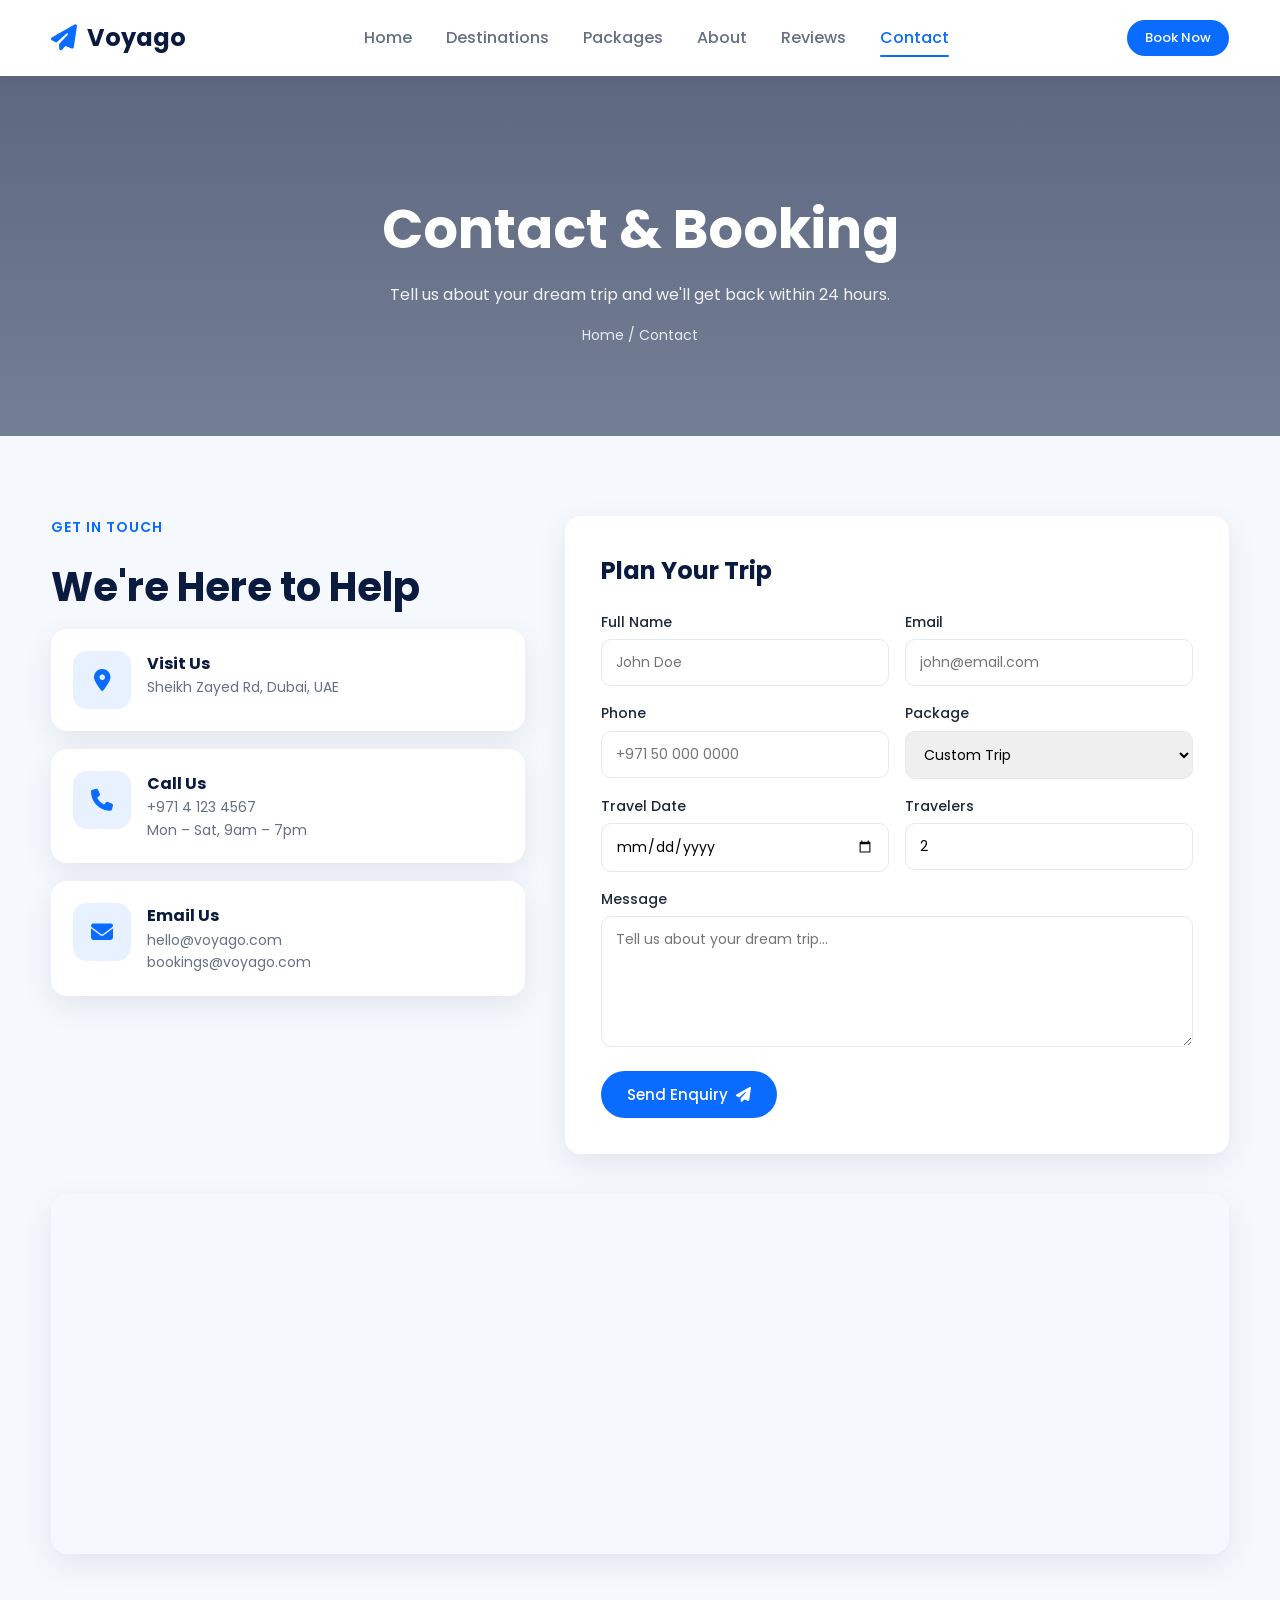
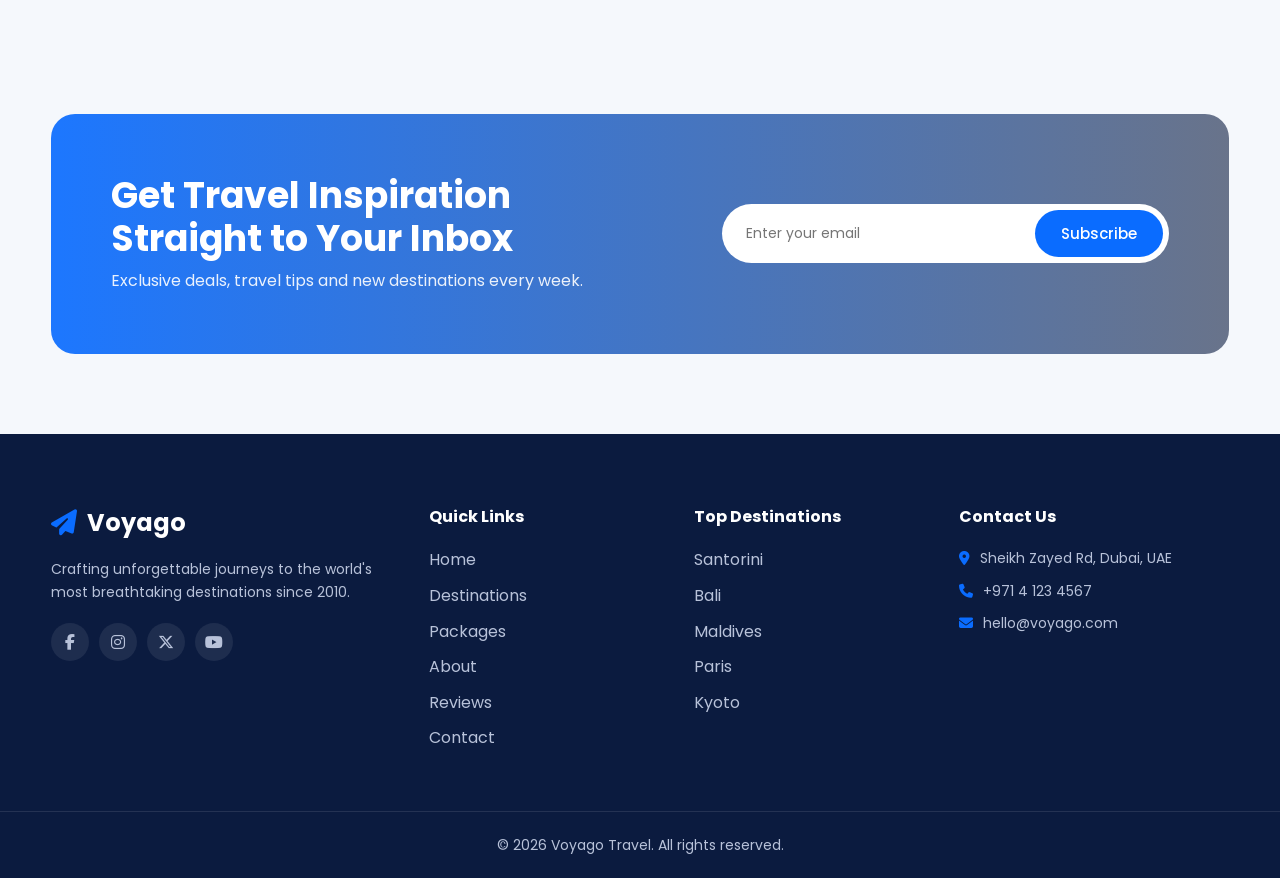
<file: contact.html>
<!DOCTYPE html>
<html lang="en">
<head>
  <meta charset="UTF-8">
  <meta name="viewport" content="width=device-width, initial-scale=1.0">
  <title>Contact Us | Voyago</title>
  <link rel="preconnect" href="https://fonts.googleapis.com">
  <link href="https://fonts.googleapis.com/css2?family=Poppins:wght@300;400;500;600;700&display=swap" rel="stylesheet">
  <link rel="stylesheet" href="https://cdnjs.cloudflare.com/ajax/libs/font-awesome/6.5.1/css/all.min.css">
  <link rel="stylesheet" href="css/style.css">
</head>
<body data-page="contact">
  <header id="header"></header>

  <section class="page-banner" style="background-image:url('https://images.unsplash.com/photo-1512453979798-5ea266f8880c?w=1920&q=80')">
    <div class="container">
      <h1>Contact & Booking</h1>
      <p>Tell us about your dream trip and we'll get back within 24 hours.</p>
      <div class="breadcrumb"><a href="index.html">Home</a> / Contact</div>
    </div>
  </section>

  <section class="section">
    <div class="container contact-grid">
      <div class="contact-info">
        <span class="eyebrow">Get in Touch</span>
        <h2 class="section-title">We're Here to Help</h2>
        <div class="info-card"><div class="stat-icon"><i class="fa-solid fa-location-dot"></i></div><div><h4>Visit Us</h4><p>Sheikh Zayed Rd, Dubai, UAE</p></div></div>
        <div class="info-card"><div class="stat-icon"><i class="fa-solid fa-phone"></i></div><div><h4>Call Us</h4><p>+971 4 123 4567<br>Mon – Sat, 9am – 7pm</p></div></div>
        <div class="info-card"><div class="stat-icon"><i class="fa-solid fa-envelope"></i></div><div><h4>Email Us</h4><p>hello@voyago.com<br>bookings@voyago.com</p></div></div>
      </div>

      <form class="form-card" id="contactForm">
        <h3>Plan Your Trip</h3>
        <div class="form-row">
          <div class="form-group"><label>Full Name</label><input type="text" required placeholder="John Doe"></div>
          <div class="form-group"><label>Email</label><input type="email" required placeholder="john@email.com"></div>
        </div>
        <div class="form-row">
          <div class="form-group"><label>Phone</label><input type="tel" placeholder="+971 50 000 0000"></div>
          <div class="form-group">
            <label>Package</label>
            <select>
              <option>Custom Trip</option>
              <option>Island Escape – Maldives</option>
              <option>Mediterranean Getaway – Santorini</option>
              <option>Bali Explorer</option>
              <option>Alpine Adventure – Swiss Alps</option>
              <option>Romantic Paris</option>
              <option>Desert Luxury – Dubai</option>
            </select>
          </div>
        </div>
        <div class="form-row">
          <div class="form-group"><label>Travel Date</label><input type="date"></div>
          <div class="form-group"><label>Travelers</label><input type="number" min="1" value="2"></div>
        </div>
        <div class="form-group"><label>Message</label><textarea rows="5" placeholder="Tell us about your dream trip..."></textarea></div>
        <button type="submit" class="btn btn-primary">Send Enquiry <i class="fa-solid fa-paper-plane"></i></button>
        <p class="form-msg" id="formMsg"><i class="fa-solid fa-circle-check"></i> Thank you! Our travel expert will contact you shortly.</p>
      </form>
    </div>

    <div class="container map">
      <iframe src="https://www.google.com/maps?q=Sheikh+Zayed+Road+Dubai&output=embed" loading="lazy" title="Map"></iframe>
    </div>
  </section>

  <section class="section">
    <div class="container">
      <div class="cta">
        <div>
          <h2>Get Travel Inspiration<br>Straight to Your Inbox</h2>
          <p>Exclusive deals, travel tips and new destinations every week.</p>
        </div>
        <form class="newsletter">
          <input type="email" placeholder="Enter your email" required>
          <button class="btn btn-primary" type="submit">Subscribe</button>
        </form>
      </div>
    </div>
  </section>

  <footer id="footer"></footer>

  <script src="js/data.js"></script>
  <script src="js/main.js"></script>
</body>
</html>
</file>
<file: css/style.css>
:root {
  --primary: #0a6cff;
  --primary-dark: #0052cc;
  --accent: #ffb020;
  --navy: #0b1b3f;
  --text: #1d2939;
  --muted: #667085;
  --bg: #f5f8fc;
  --white: #fff;
  --border: #e4e9f2;
  --radius: 16px;
  --shadow: 0 10px 30px rgba(11, 27, 63, 0.08);
  --shadow-lg: 0 20px 50px rgba(11, 27, 63, 0.15);
}

* { margin: 0; padding: 0; box-sizing: border-box; }
html { scroll-behavior: smooth; }
body {
  font-family: "Poppins", sans-serif;
  color: var(--text);
  background: var(--bg);
  line-height: 1.6;
  overflow-x: hidden;
  -webkit-text-size-adjust: 100%;
}
img { max-width: 100%; display: block; background: #dbe4f0; }
a { color: inherit; text-decoration: none; }
ul { list-style: none; }

.container { width: min(1200px, 92%); margin: 0 auto; }
.section { padding: 80px 0; }
.section-white { background: var(--white); }

/* ---------- Buttons ---------- */
.btn {
  display: inline-flex; align-items: center; gap: 8px;
  padding: 12px 26px; border-radius: 50px; border: none;
  font: 500 15px "Poppins", sans-serif; cursor: pointer;
  transition: all .25s ease;
}
.btn-primary { background: var(--primary); color: var(--white); }
.btn-primary:hover { background: var(--primary-dark); transform: translateY(-2px); }
.btn-outline { background: transparent; color: var(--primary); border: 1.5px solid var(--primary); }
.btn-outline:hover { background: var(--primary); color: var(--white); }
.btn-light { background: var(--white); color: var(--navy); }
.btn-light:hover { background: var(--accent); }
.btn-sm { padding: 8px 18px; font-size: 13px; }

/* ---------- Header ---------- */
.header {
  position: sticky; top: 0; z-index: 100;
  background: rgba(255, 255, 255, .95);
  backdrop-filter: blur(10px);
  box-shadow: 0 2px 15px rgba(0, 0, 0, .05);
}
.nav { display: flex; align-items: center; justify-content: space-between; height: 76px; }
.logo { display: flex; align-items: center; gap: 10px; font-size: 24px; font-weight: 700; color: var(--navy); }
.logo i { color: var(--primary); font-size: 26px; }
.nav-links { display: flex; gap: 34px; }
.nav-links a { font-weight: 500; color: var(--muted); position: relative; padding: 6px 0; transition: color .2s; }
.nav-links a:hover, .nav-links a.active { color: var(--primary); }
.nav-links a.active::after {
  content: ""; position: absolute; left: 0; bottom: -2px;
  width: 100%; height: 2px; background: var(--primary); border-radius: 2px;
}
.nav-toggle { display: none; background: none; border: none; font-size: 24px; color: var(--navy); cursor: pointer; }

/* ---------- Hero ---------- */
.hero {
  position: relative; min-height: 640px;
  display: flex; align-items: center;
  background: linear-gradient(90deg, rgba(11, 27, 63, .75) 0%, rgba(11, 27, 63, .25) 60%, transparent 100%),
              url("https://images.unsplash.com/photo-1507525428034-b723cf961d3e?w=1920&q=80") center/cover;
  color: var(--white);
}
.hero-content { max-width: 620px; padding-bottom: 80px; }
.hero-tag {
  display: inline-block; padding: 6px 16px; border-radius: 50px;
  background: rgba(255, 255, 255, .18); backdrop-filter: blur(6px);
  font-size: 14px; margin-bottom: 20px;
}
.hero h1 { font-size: clamp(38px, 6vw, 64px); line-height: 1.1; font-weight: 700; margin-bottom: 20px; }
.hero h1 span { color: var(--accent); }
.hero p { font-size: 18px; opacity: .9; margin-bottom: 32px; }
.hero-actions { display: flex; gap: 14px; flex-wrap: wrap; }

/* ---------- Search Box ---------- */
.search-wrap { position: relative; margin-top: -70px; z-index: 5; }
.search-box {
  background: var(--white); border-radius: 20px; box-shadow: var(--shadow-lg);
  padding: 26px; display: grid; grid-template-columns: repeat(4, 1fr) auto; gap: 18px; align-items: end;
}
.search-field label { display: flex; align-items: center; gap: 8px; font-size: 13px; color: var(--muted); margin-bottom: 6px; }
.search-field label i { color: var(--primary); }
.search-field input, .search-field select {
  width: 100%; padding: 12px 14px; border: 1px solid var(--border); border-radius: 10px;
  font: 500 14px "Poppins", sans-serif; color: var(--text); outline: none; background: var(--white);
}
.search-field input:focus, .search-field select:focus { border-color: var(--primary); }
.search-box .btn { height: 48px; border-radius: 12px; }

/* ---------- Section headings ---------- */
.section-head { display: flex; justify-content: space-between; align-items: end; gap: 20px; margin-bottom: 40px; flex-wrap: wrap; }
.section-head.center { flex-direction: column; align-items: center; text-align: center; }
.eyebrow { color: var(--primary); font-weight: 600; font-size: 14px; letter-spacing: 1px; text-transform: uppercase; }
.section-title { font-size: clamp(28px, 4vw, 40px); color: var(--navy); line-height: 1.2; margin-top: 6px; }
.section-sub { color: var(--muted); max-width: 560px; margin-top: 8px; }
.view-all { color: var(--primary); font-weight: 600; display: inline-flex; align-items: center; gap: 6px; }
.view-all:hover { gap: 10px; }

/* ---------- Page banner ---------- */
.page-banner {
  position: relative; padding: 110px 0 90px; color: var(--white); text-align: center;
  background-size: cover; background-position: center;
}
.page-banner::before { content: ""; position: absolute; inset: 0; background: linear-gradient(rgba(11, 27, 63, .65), rgba(11, 27, 63, .55)); }
.page-banner .container { position: relative; }
.page-banner h1 { font-size: clamp(34px, 5vw, 54px); margin-bottom: 10px; }
.page-banner p { opacity: .9; max-width: 600px; margin: 0 auto 16px; }
.breadcrumb { font-size: 14px; opacity: .85; }
.breadcrumb a:hover { color: var(--accent); }

/* ---------- Grids & Cards ---------- */
.grid { display: grid; gap: 26px; }
.grid-4 { grid-template-columns: repeat(4, 1fr); }
.grid-3 { grid-template-columns: repeat(3, 1fr); }

.dest-card {
  position: relative; border-radius: var(--radius); overflow: hidden; height: 340px;
  box-shadow: var(--shadow); cursor: pointer;
}
.dest-card img { width: 100%; height: 100%; object-fit: cover; transition: transform .5s ease; }
.dest-card:hover img { transform: scale(1.08); }
.dest-card .overlay {
  position: absolute; inset: 0; display: flex; flex-direction: column; justify-content: flex-end;
  padding: 22px; color: var(--white);
  background: linear-gradient(transparent 45%, rgba(0, 0, 0, .75));
}
.dest-card h3 { font-size: 21px; }
.dest-card .meta { display: flex; justify-content: space-between; font-size: 13px; opacity: .9; }
.dest-card .badge {
  position: absolute; top: 16px; left: 16px; background: rgba(255, 255, 255, .9); color: var(--navy);
  font-size: 12px; font-weight: 600; padding: 4px 12px; border-radius: 50px;
}

.pkg-card {
  background: var(--white); border-radius: var(--radius); overflow: hidden;
  box-shadow: var(--shadow); transition: transform .3s, box-shadow .3s; display: flex; flex-direction: column;
}
.pkg-card:hover { transform: translateY(-6px); box-shadow: var(--shadow-lg); }
.pkg-img { position: relative; height: 220px; overflow: hidden; }
.pkg-img img { width: 100%; height: 100%; object-fit: cover; }
.pkg-tag {
  position: absolute; top: 14px; left: 14px; background: var(--primary); color: var(--white);
  font-size: 12px; font-weight: 600; padding: 4px 12px; border-radius: 50px;
}
.fav-btn {
  position: absolute; top: 14px; right: 14px; width: 36px; height: 36px; border-radius: 50%;
  border: none; background: var(--white); color: var(--muted); cursor: pointer; transition: color .2s;
}
.fav-btn.active, .fav-btn:hover { color: #ef4444; }
.pkg-body { padding: 20px; display: flex; flex-direction: column; flex: 1; }
.pkg-loc { font-size: 13px; color: var(--muted); display: flex; align-items: center; gap: 6px; }
.pkg-loc i { color: var(--primary); }
.pkg-body h3 { font-size: 19px; color: var(--navy); margin: 6px 0 10px; }
.pkg-info { display: flex; gap: 16px; font-size: 13px; color: var(--muted); margin-bottom: 16px; }
.pkg-info i { color: var(--primary); margin-right: 4px; }
.pkg-foot {
  margin-top: auto; padding-top: 16px; border-top: 1px solid var(--border);
  display: flex; justify-content: space-between; align-items: center;
}
.price { font-size: 22px; font-weight: 700; color: var(--primary); }
.price small { font-size: 13px; font-weight: 400; color: var(--muted); }
.rating { color: var(--accent); font-size: 13px; font-weight: 600; }
.rating span { color: var(--muted); font-weight: 400; }

/* ---------- Filters ---------- */
.filters { display: flex; gap: 12px; flex-wrap: wrap; justify-content: center; margin-bottom: 40px; }
.chip {
  padding: 9px 22px; border-radius: 50px; border: 1px solid var(--border); background: var(--white);
  font: 500 14px "Poppins", sans-serif; color: var(--muted); cursor: pointer; transition: all .2s;
}
.chip:hover, .chip.active { background: var(--primary); color: var(--white); border-color: var(--primary); }
.empty { text-align: center; color: var(--muted); grid-column: 1 / -1; padding: 40px 0; }

/* ---------- Stats ---------- */
.stats {
  display: grid; grid-template-columns: repeat(4, 1fr); gap: 20px;
  background: var(--white); border-radius: 20px; padding: 36px; box-shadow: var(--shadow);
}
.stat { display: flex; align-items: center; gap: 16px; }
.stat-icon {
  width: 58px; height: 58px; border-radius: 14px; display: grid; place-items: center;
  background: #e8f1ff; color: var(--primary); font-size: 22px; flex-shrink: 0;
}
.stat h3 { font-size: 26px; color: var(--navy); line-height: 1.1; }
.stat p { font-size: 14px; color: var(--muted); }

/* ---------- Features (About) ---------- */
.about-grid { display: grid; grid-template-columns: 1fr 1fr; gap: 60px; align-items: center; }
.about-imgs { display: grid; grid-template-columns: 1fr 1fr; gap: 16px; }
.about-imgs img { border-radius: var(--radius); height: 260px; width: 100%; object-fit: cover; }
.about-imgs img:first-child { grid-row: span 2; height: 536px; }
.about-text p { color: var(--muted); margin: 16px 0; }
.check-list li { display: flex; gap: 10px; margin-bottom: 10px; }
.check-list i { color: var(--primary); margin-top: 5px; }

.feature {
  background: var(--white); padding: 30px; border-radius: var(--radius); box-shadow: var(--shadow);
  text-align: center; transition: transform .3s;
}
.feature:hover { transform: translateY(-6px); }
.feature .stat-icon { margin: 0 auto 18px; }
.feature h3 { color: var(--navy); margin-bottom: 8px; font-size: 18px; }
.feature p { color: var(--muted); font-size: 14px; }

/* ---------- Testimonials ---------- */
.review {
  background: var(--white); padding: 28px; border-radius: var(--radius); box-shadow: var(--shadow);
  display: flex; flex-direction: column; gap: 16px;
}
.review-head { display: flex; align-items: center; gap: 14px; }
.review-head img { width: 54px; height: 54px; border-radius: 50%; object-fit: cover; }
.review-head h4 { color: var(--navy); }
.review-head span { font-size: 13px; color: var(--muted); }
.review p { color: var(--muted); font-size: 15px; }
.review .stars { color: var(--accent); }
.review .quote { margin-left: auto; font-size: 28px; color: #d6e6ff; }

/* ---------- CTA / Newsletter ---------- */
.cta {
  position: relative; border-radius: 24px; overflow: hidden; padding: 60px;
  color: var(--white); display: flex; justify-content: space-between; align-items: center; gap: 30px; flex-wrap: wrap;
  background: linear-gradient(90deg, rgba(10, 108, 255, .92), rgba(11, 27, 63, .6)),
              url("https://images.unsplash.com/photo-1528127269322-539801943592?w=1600&q=80") center/cover;
}
.cta h2 { font-size: clamp(26px, 3.5vw, 36px); line-height: 1.2; }
.cta p { opacity: .9; margin-top: 8px; }
.newsletter { display: flex; background: var(--white); border-radius: 50px; padding: 6px; min-width: 360px; }
.newsletter input { flex: 1; border: none; outline: none; padding: 0 18px; font: 14px "Poppins", sans-serif; border-radius: 50px; }

/* ---------- Contact ---------- */
.contact-grid { display: grid; grid-template-columns: 1fr 1.4fr; gap: 40px; }
.contact-info { display: flex; flex-direction: column; gap: 18px; }
.info-card { display: flex; gap: 16px; background: var(--white); padding: 22px; border-radius: var(--radius); box-shadow: var(--shadow); }
.info-card h4 { color: var(--navy); }
.info-card p { color: var(--muted); font-size: 14px; }
.form-card { background: var(--white); padding: 36px; border-radius: var(--radius); box-shadow: var(--shadow); }
.form-card h3 { color: var(--navy); font-size: 24px; margin-bottom: 20px; }
.form-row { display: grid; grid-template-columns: 1fr 1fr; gap: 16px; }
.form-group { margin-bottom: 16px; }
.form-group label { font-size: 14px; font-weight: 500; display: block; margin-bottom: 6px; }
.form-group input, .form-group select, .form-group textarea {
  width: 100%; padding: 12px 14px; border: 1px solid var(--border); border-radius: 10px;
  font: 14px "Poppins", sans-serif; outline: none; resize: vertical;
}
.form-group input:focus, .form-group select:focus, .form-group textarea:focus { border-color: var(--primary); }
.form-msg { margin-top: 14px; color: #16a34a; font-weight: 500; display: none; }
.map { margin-top: 40px; border-radius: var(--radius); overflow: hidden; box-shadow: var(--shadow); }
.map iframe { width: 100%; height: 360px; border: 0; display: block; }

/* ---------- Footer ---------- */
.footer { background: var(--navy); color: #b8c2d9; padding: 70px 0 0; }
.footer-grid { display: grid; grid-template-columns: 1.5fr 1fr 1fr 1.2fr; gap: 40px; }
.footer .logo { color: var(--white); margin-bottom: 16px; }
.footer h4 { color: var(--white); margin-bottom: 18px; }
.footer li { margin-bottom: 10px; }
.footer a:hover { color: var(--white); }
.footer p { font-size: 14px; }
.socials { display: flex; gap: 10px; margin-top: 20px; }
.socials a {
  width: 38px; height: 38px; border-radius: 50%; display: grid; place-items: center;
  background: rgba(255, 255, 255, .08); transition: background .2s;
}
.socials a:hover { background: var(--primary); }
.footer-contact li { display: flex; gap: 10px; font-size: 14px; }
.footer-contact i { color: var(--primary); margin-top: 4px; }
.footer-bottom { border-top: 1px solid rgba(255, 255, 255, .1); margin-top: 50px; padding: 22px 0; text-align: center; font-size: 14px; }

/* ---------- Responsive ---------- */
.nav-cta { display: none; }

/* Large desktops */
@media (min-width: 1600px) {
  .container { width: min(1360px, 90%); }
  .hero { min-height: 760px; }
}

/* Small laptops */
@media (max-width: 1200px) {
  .nav-links { gap: 24px; }
  .grid { gap: 22px; }
}

/* Tablets */
@media (max-width: 1024px) {
  .nav-toggle { display: block; }
  .nav > .btn { display: none; }
  .nav-links {
    position: absolute; top: 100%; left: 0; right: 0;
    flex-direction: column; gap: 0; padding: 8px 5% 20px;
    background: var(--white); box-shadow: 0 15px 30px rgba(11, 27, 63, .12);
    max-height: 0; overflow: hidden; opacity: 0; visibility: hidden;
    transition: max-height .35s ease, opacity .25s ease, visibility .35s;
  }
  .nav-links.open { max-height: 520px; opacity: 1; visibility: visible; }
  .nav-links li { border-bottom: 1px solid var(--border); }
  .nav-links li:last-child { border-bottom: none; }
  .nav-links a { display: block; padding: 14px 0; font-size: 16px; }
  .nav-links a.active::after { display: none; }
  .nav-cta { display: block; padding-top: 14px; }
  .nav-links .nav-cta .btn { display: flex; width: 100%; justify-content: center; color: var(--white); }

  .hero { min-height: 560px; }
  .grid-4 { grid-template-columns: repeat(2, 1fr); }
  .grid-3 { grid-template-columns: repeat(2, 1fr); }
  .search-box { grid-template-columns: 1fr 1fr; }
  .search-box .btn { grid-column: span 2; justify-content: center; }
  .stats { grid-template-columns: repeat(2, 1fr); gap: 28px; }
  .footer-grid { grid-template-columns: 1fr 1fr; }
  .about-grid, .contact-grid { grid-template-columns: 1fr; gap: 40px; }
  .about-imgs img { height: 220px; }
  .about-imgs img:first-child { height: 456px; }
  .cta { flex-direction: column; align-items: flex-start; padding: 44px; }
  .cta .newsletter { width: 100%; min-width: 0; }
}

/* Large phones / small tablets */
@media (max-width: 768px) {
  .nav { height: 66px; }
  .logo { font-size: 22px; }
  .section { padding: 56px 0; }
  .section-head { margin-bottom: 28px; }
  .section-head:not(.center) { flex-direction: column; align-items: flex-start; gap: 8px; }

  .hero { min-height: auto; padding: 70px 0 120px; }
  .hero-content { padding-bottom: 0; }
  .hero p { font-size: 16px; }
  .search-wrap { margin-top: -60px; }
  .search-box { padding: 20px; gap: 14px; border-radius: 16px; }

  .page-banner { padding: 70px 0 60px; }
  .dest-card { height: 280px; }
  .pkg-img { height: 200px; }
  .stats { padding: 26px; }
  .cta { padding: 32px 26px; border-radius: 20px; }
  .form-card { padding: 26px; }
  .map iframe { height: 280px; }
  .footer { padding-top: 50px; }
  .footer-bottom { margin-top: 36px; }

  /* prevents iOS zoom on focus */
  .search-field input, .search-field select,
  .form-group input, .form-group select, .form-group textarea,
  .newsletter input { font-size: 16px; }
}

/* Phones */
@media (max-width: 560px) {
  .container { width: 90%; }
  .grid-4, .grid-3, .footer-grid, .form-row { grid-template-columns: 1fr; }
  .grid { gap: 18px; }
  .form-row { gap: 0; }

  .hero { padding: 50px 0 110px; }
  .hero-tag { font-size: 13px; }
  .hero-actions .btn { flex: 1 1 100%; justify-content: center; }

  .search-box { grid-template-columns: 1fr; }
  .search-box .btn { grid-column: auto; }

  .filters { flex-wrap: nowrap; justify-content: flex-start; overflow-x: auto; padding-bottom: 6px; margin: 0 -5% 28px; padding-left: 5%; padding-right: 5%; scrollbar-width: none; }
  .filters::-webkit-scrollbar { display: none; }
  .chip { flex-shrink: 0; }

  .stats { grid-template-columns: 1fr 1fr; padding: 22px 18px; gap: 22px 12px; }
  .stat { flex-direction: column; align-items: flex-start; gap: 10px; }
  .stat-icon { width: 48px; height: 48px; font-size: 18px; }
  .stat h3 { font-size: 22px; }
  .stat p { font-size: 13px; }

  .dest-card { height: 240px; }
  .pkg-info { flex-wrap: wrap; gap: 8px 14px; }

  .about-imgs { grid-template-columns: 1fr 1fr; gap: 12px; }
  .about-imgs img { height: 150px; }
  .about-imgs img:first-child { grid-column: span 2; grid-row: auto; height: 220px; }

  .cta { padding: 28px 20px; }
  .newsletter { flex-direction: column; gap: 8px; background: transparent; padding: 0; border-radius: 0; }
  .newsletter input { padding: 14px 18px; background: var(--white); }
  .newsletter .btn { justify-content: center; }
  .cta > .btn { width: 100%; justify-content: center; }

  .review { padding: 22px; }
  .info-card { padding: 18px; }
  .form-card { padding: 22px 18px; }
  .form-card .btn { width: 100%; justify-content: center; }
  .map iframe { height: 240px; }
}

/* Very small phones */
@media (max-width: 360px) {
  .logo { font-size: 20px; }
  .hero h1 { font-size: 32px; }
  .stats { grid-template-columns: 1fr; }
  .stat { flex-direction: row; align-items: center; }
  .pkg-foot { flex-direction: column; align-items: flex-start; gap: 6px; }
}

/* Touch devices: no hover lift */
@media (hover: none) {
  .pkg-card:hover, .feature:hover, .btn-primary:hover { transform: none; }
}
</file>
